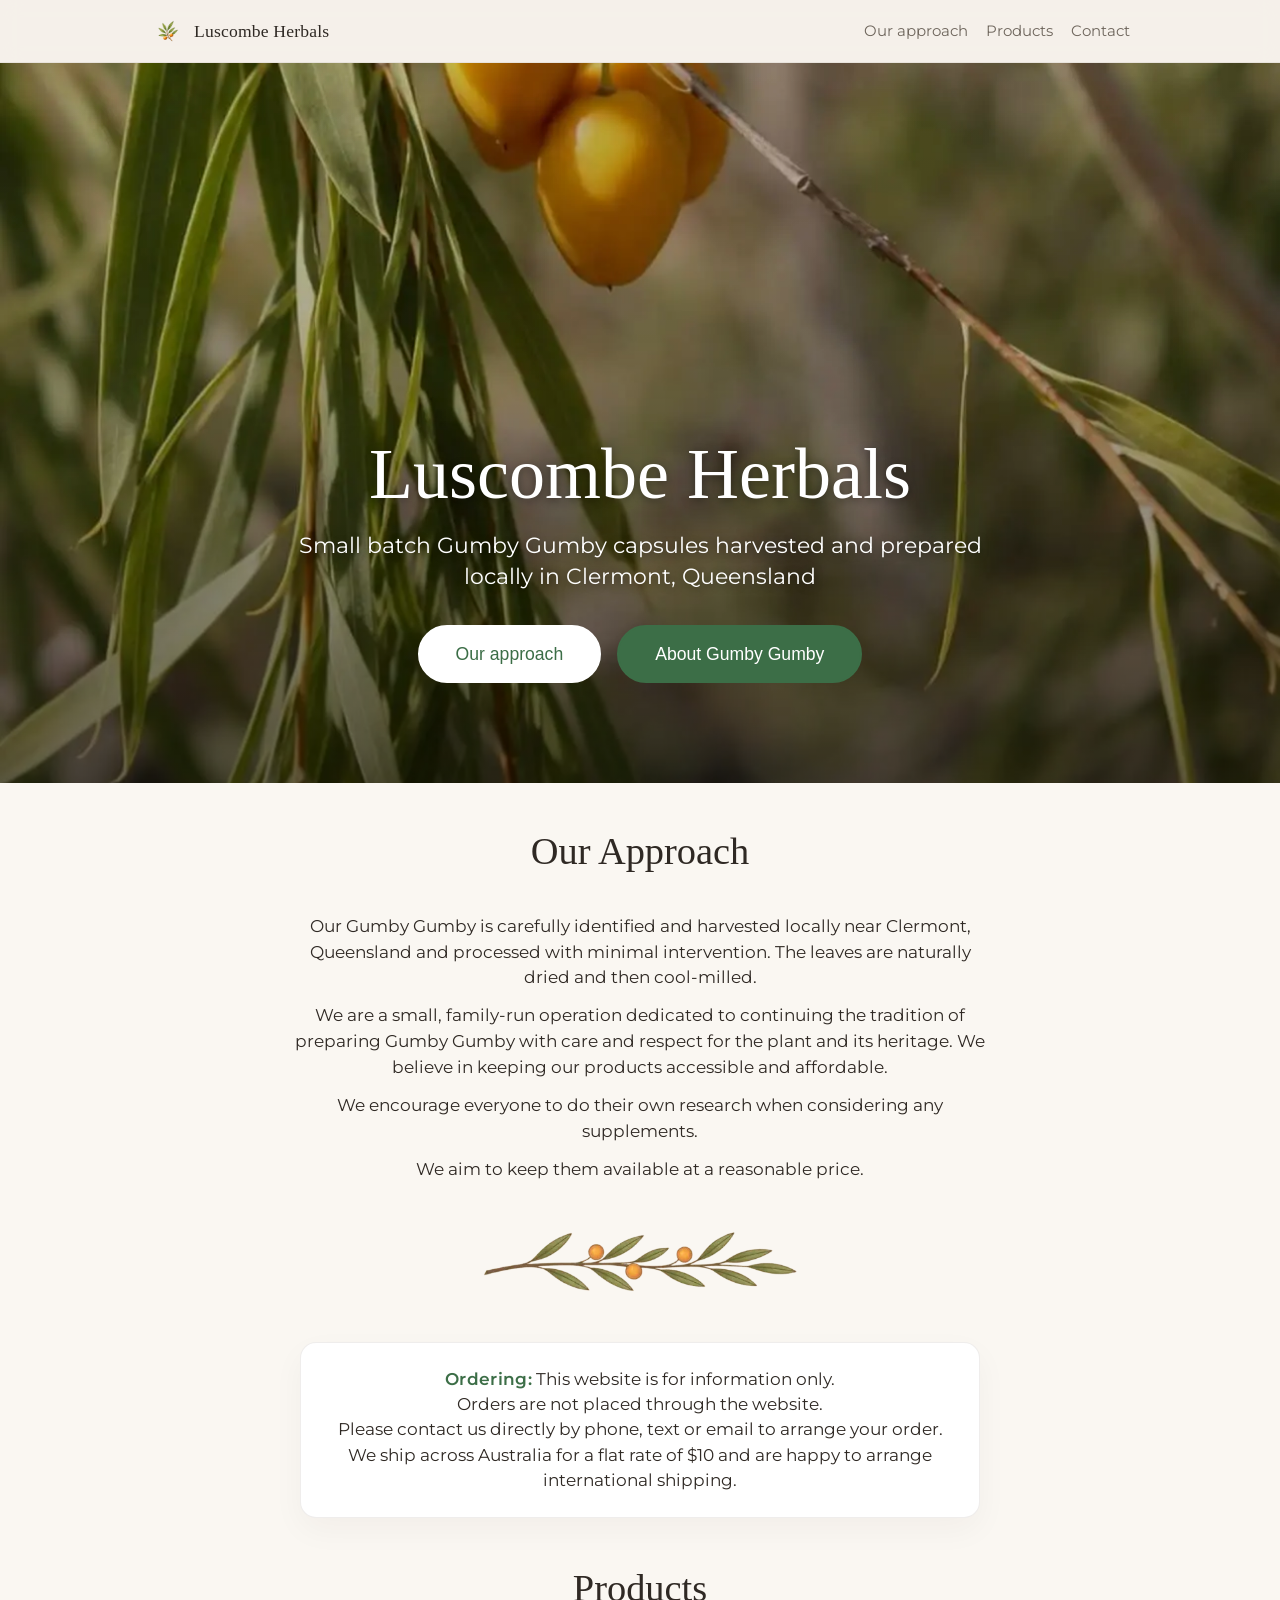
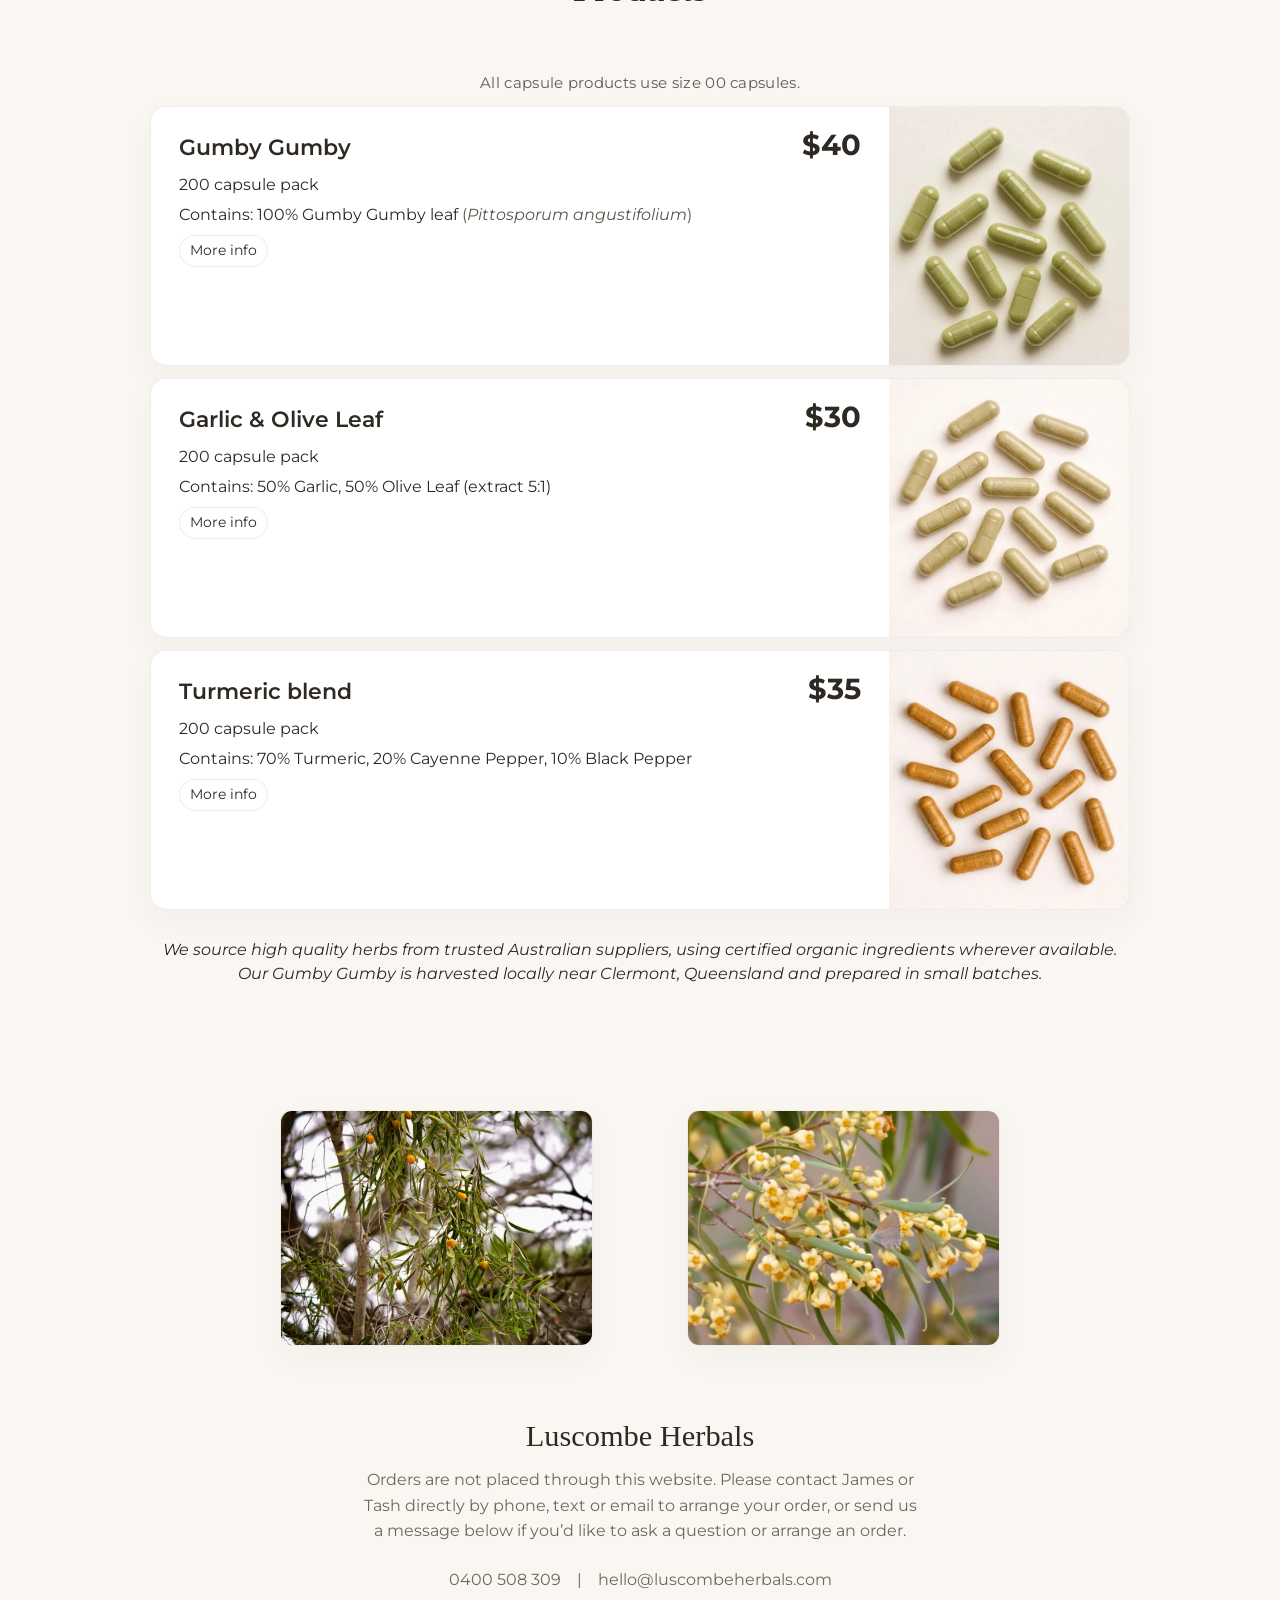
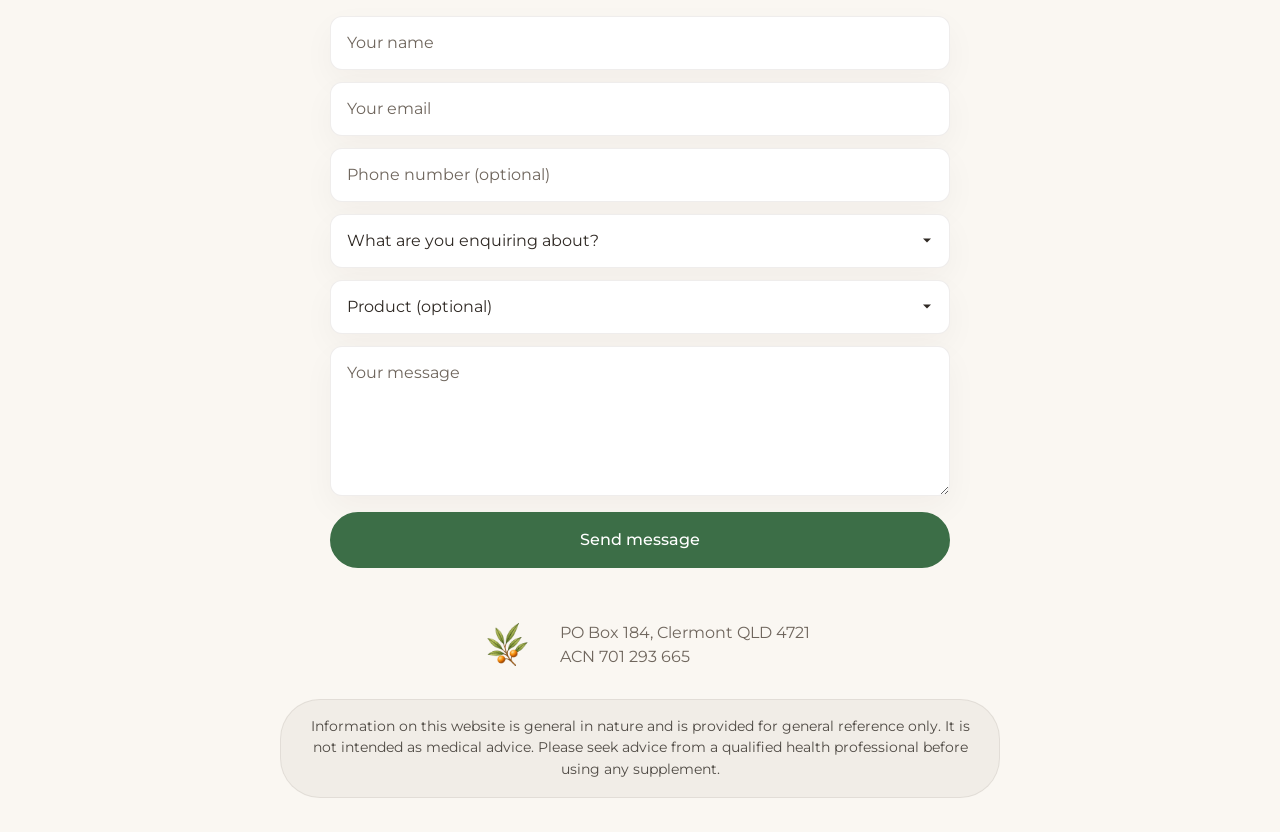
<file: index.html>
<!DOCTYPE html>
<html lang="en">

<head>
<meta charset="UTF-8" />
<!-- Google tag (gtag.js) -->
<script async src="https://www.googletagmanager.com/gtag/js?id=G-RG7TG7MCJ2"></script>
<script>
  window.dataLayer = window.dataLayer || [];
  function gtag(){dataLayer.push(arguments);}
  gtag('js', new Date());

  gtag('config', 'G-RG7TG7MCJ2');
</script>
<!-- umami tag -->
<script defer src="https://cloud.umami.is/script.js" data-website-id="03a95c8d-c876-46a6-98cc-812f60736de4"></script>
<meta name="viewport" content="width=device-width, initial-scale=1.0" />
<title>Luscombe Herbals – Gumby Gumby Capsules Australia</title>
<meta name="description"
  content="Gumby Gumby capsules made from 100% Gumby Gumby leaf (Pittosporum angustifolium), a native Australian bushfood, prepared in Clermont Queensland by Luscombe Herbals." />
<meta name="author" content="Luscombe Herbals" />
<meta name="google-site-verification" content="NRbT7FtsJwof7ALLgpfnWnp4af-YBBJ0Q4hUIQhBTkg" />
<meta property="og:title" content="Luscombe Herbals | Gumby Gumby Capsules Australia" />
<meta property="og:description"
  content="Small-batch Gumby Gumby capsules and herbal blends from Clermont, Queensland." />
<meta property="og:type" content="website" />
<meta property="og:site_name" content="Luscombe Herbals" />
<meta name="robots" content="index, follow" />
<meta property="og:url" content="https://luscombeherbals.com" />
<meta property="og:image" content="https://stevesgumbygumby.com/images/gumby-leaves-hero.webp" />
<link rel="canonical" href="https://luscombeherbals.com" />
<link rel="icon" type="image/png" href="images/Logo.webp" />
<link rel="preconnect" href="https://fonts.googleapis.com" />
<link rel="preconnect" href="https://fonts.gstatic.com" crossorigin />
<link href="https://fonts.googleapis.com/css2?family=Montserrat:ital,wght@0,400;0,500;0,600;0,700;1,400&amp;display=swap"
  rel="stylesheet" />
<style>
  .skip-link,
  .sr-only {
    position: absolute;
  }

  .skip-link {
    left: 16px;
    top: 16px;
    z-index: 100;
    padding: 10px 14px;
    border-radius: 10px;
    background: #3c6e47;
    color: #fff;
    transform: translateY(-200%);
    transition: transform 0.2s ease;
  }

  .skip-link:focus {
    transform: translateY(0);
  }

  .sr-only {
    width: 1px;
    height: 1px;
    padding: 0;
    margin: -1px;
    overflow: hidden;
    clip: rect(0, 0, 0, 0);
    white-space: nowrap;
    border: 0;
  }
</style>
<link rel="stylesheet" href="main.css" />

<script type="application/ld+json">
{
  "@context": "https://schema.org",
  "@type": "ItemList",
  "itemListElement": [
    {
      "@type": "ListItem",
      "position": 1,
      "item": {
        "@type": "Product",
        "availability": "https://schema.org/InStock",
        "name": "Gumby Gumby capsules",
        "image": "https://stevesgumbygumby.com/images/premium-gumby-gumby.webp",
        "description": "200 capsule pack containing 100% Gumby Gumby leaf (Pittosporum angustifolium).",
        "brand": {
          "@type": "Brand",
          "name": "Luscombe Herbals"
        },
        "offers": {
          "@type": "Offer",
          "priceCurrency": "AUD",
          "price": "40.00",
          "availability": "https://schema.org/InStock"
        }
      }
    },
    {
      "@type": "ListItem",
      "position": 2,
      "item": {
        "@type": "Product",
        "availability": "https://schema.org/InStock",
        "name": "Garlic & Olive Leaf blend capsules",
        "image": "https://stevesgumbygumby.com/images/immune-boost.webp",
        "description": "200 capsule pack containing 50% Garlic, 50% Olive Leaf.",
        "brand": {
          "@type": "Brand",
          "name": "Luscombe Herbals"
        },
        "offers": {
          "@type": "Offer",
          "priceCurrency": "AUD",
          "price": "30.00",
          "availability": "https://schema.org/InStock"
        }
      }
    },
    {
      "@type": "ListItem",
      "position": 3,
      "item": {
        "@type": "Product",
        "availability": "https://schema.org/InStock",
        "name": "Turmeric blend capsules",
        "image": "https://stevesgumbygumby.com/images/arthritis-mix.webp",
        "description": "200 capsule pack containing 70% Turmeric, 20% Cayenne Pepper, 10% Black Pepper.",
        "brand": {
          "@type": "Brand",
          "name": "Luscombe Herbals"
        },
        "offers": {
          "@type": "Offer",
          "priceCurrency": "AUD",
          "price": "35.00",
          "availability": "https://schema.org/InStock"
        }
      }
    }
  ]
}
</script>
</head>

<body id="top">
  <a class="skip-link" href="#main-content">Skip to content</a>
  <header class="topbar">
    <div class="container topbar-inner">
      <a class="brand" href="#top">
        <img src="images/Logo.webp" alt="Luscombe Herbals logo" class="logo">
        Luscombe Herbals
      </a>
      <nav class="nav" aria-label="Primary">
        <a href="#approach">Our approach</a>
        <a href="#products">Products</a>
        <a href="#contact">Contact</a>
      </nav>
    </div>
  </header>

  <main id="main-content">
    <section class="hero-section">
      <div class="hero-bg">
        <img src="images/gumby-leaves-hero.webp" alt="Fresh Gumby Gumby leaves from Clermont, Queensland" />
      </div>
      <div class="hero-content">
        <h1>Luscombe Herbals</h1>
        <p class="subheading">Small batch Gumby Gumby capsules harvested and prepared locally in Clermont, Queensland</p>
        <div class="hero-buttons">
          <a href="#approach" class="btn btn-secondary">Our approach</a>
          <a href="/gumby/" class="btn btn-primary">About Gumby Gumby</a>
        </div>
      </div>
    </section>

    <section class="section" id="approach">
      <div class="container">
        <h2 class="section-title">Our Approach</h2>
        <div class="approach">
          <p>Our Gumby Gumby is carefully identified and harvested locally near Clermont, Queensland and processed with minimal
            intervention. The leaves are naturally dried and then cool-milled.</p>
          <p>We are a small, family‑run operation dedicated to continuing the tradition of preparing Gumby Gumby with care and respect for the plant and its heritage. We believe in keeping our products accessible and affordable.</p>
          <p>We encourage everyone to do their own research when considering any supplements.</p>
          <p>We aim to keep them available at a reasonable price.</p>
        </div>

        <div class="gumby-divider">
          <img src="images/leaf-divider.webp" alt="Gumby Gumby botanical divider" loading="lazy">
        </div>
      </div>
    </section>

    <section class="section hero-info">
      <div class="container">
        <div class="ordering-note">
          <strong>Ordering:</strong> This website is for information only.<br>Orders are not placed through the website.<br>Please contact us directly by phone, text or email to arrange your order.
          <br>We ship across Australia for a flat rate of $10 and are happy to arrange international shipping.
        </div>
      </div>
    </section>

    <section class="section" id="products">
      <div class="container products">
        <h2 class="section-title">Products</h2>
        <p class="product-meta">
          All capsule products use size 00 capsules.
        </p>
        <!-- PRODUCT 1: Gumby Gumby -->
        <div class="flip-card" data-flip-card>
          <div class="flip-card-inner">
            <div class="flip-card-face flip-card-front">
              <div class="product-copy">
                <div class="product-top">
                  <h3>Gumby Gumby</h3>
                  <div class="price">$40</div>
                </div>
                <div class="pack">200 capsule pack</div>
                <div class="ingredients">Contains: 100% Gumby Gumby leaf <span class="latin">(<em>Pittosporum angustifolium</em>)</span></div>
                <button class="flip-toggle" type="button" data-flip-toggle data-umami-event="Gumby Gumby More Info" aria-label="Show more info about Gumby Gumby">More info</button>
              </div>
              <div class="product-image">
                <img src="images/premium-gumby-gumby.webp" alt="Gumby Gumby capsules" loading="lazy" />
              </div>
            </div>
            <div class="flip-card-face flip-card-back">
              <div class="product-copy back-copy">
                <h3>Gumby Gumby</h3>
                <p><em>Gumby Gumby is a native Australian plant with a long history of use in traditional Aboriginal bush medicine. People are drawn to it for many different reasons, and some choose to include it as part of their personal approach to wellbeing.</em></p>
                <button class="flip-toggle" type="button" data-flip-toggle data-umami-event="Gumby Gumby Back" aria-label="Back to product info">Back</button>
              </div>
            </div>
          </div>
        </div>

        <!-- PRODUCT 2: Garlic & Olive Leaf -->
        <div class="flip-card" data-flip-card>
          <div class="flip-card-inner">
            <div class="flip-card-face flip-card-front">
              <div class="product-copy">
                <div class="product-top">
                  <h3>Garlic & Olive Leaf</h3>
                  <div class="price">$30</div>
                </div>
                <div class="pack">200 capsule pack</div>
                <div class="ingredients">Contains: 50% Garlic, 50% Olive Leaf (extract 5:1)</div>
                <button class="flip-toggle" type="button" data-flip-toggle data-umami-event="Garlic Olive Leaf More Info" aria-label="Show more info about Garlic & Olive Leaf">More info</button>
              </div>
              <div class="product-image">
                <img src="images/immune-boost.webp" alt="Garlic and Olive Leaf capsules" loading="lazy" />
              </div>
            </div>
            <div class="flip-card-face flip-card-back">
              <div class="product-copy back-copy">
                <h3>Garlic & Olive Leaf</h3>
                <p><em>A blend of garlic and olive leaf, two herbs that have long been included in a wide range of traditional preparations. Many people keep this combination on hand for their own reasons and prefer to have it available when needed.</em></p>
                <button class="flip-toggle" type="button" data-flip-toggle data-umami-event="Garlic Olive Leaf Back" aria-label="Back to product info">Back</button>
              </div>
            </div>
          </div>
        </div>

        <!-- PRODUCT 3: Turmeric blend -->
        <div class="flip-card" data-flip-card>
          <div class="flip-card-inner">
            <div class="flip-card-face flip-card-front">
              <div class="product-copy">
                <div class="product-top">
                  <h3>Turmeric blend</h3>
                  <div class="price">$35</div>
                </div>
                <div class="pack">200 capsule pack</div>
                <div class="ingredients">Contains: 70% Turmeric, 20% Cayenne Pepper, 10% Black Pepper</div>
                <button class="flip-toggle" type="button" data-flip-toggle data-umami-event="Turmeric Blend More Info" aria-label="Show more info about Turmeric blend">More info</button>
              </div>
              <div class="product-image">
                <img src="images/arthritis-mix.webp" alt="Turmeric blend capsules" loading="lazy" />
              </div>
            </div>
            <div class="flip-card-face flip-card-back">
              <div class="product-copy back-copy">
                <h3>Turmeric blend</h3>
                <p><em>A traditional style blend combining turmeric, cayenne and black pepper, herbs that have often been prepared together in many herbal formulas. This blend is commonly chosen by those familiar with these ingredients and their traditional uses.</em></p>
                <button class="flip-toggle" type="button" data-flip-toggle data-umami-event="Turmeric Blend Back" aria-label="Back to product info">Back</button>
              </div>
            </div>
          </div>
        </div>

        <p class="organic" style="text-align:center;"><em>We source high quality herbs from trusted Australian suppliers, using certified organic ingredients wherever available.
        <br>Our Gumby Gumby is harvested locally near Clermont, Queensland and prepared in small batches.</em></p>
      </div>
    </section>

    <section class="section" id="gallery">
      <div class="container">
        <div class="gallery-grid">
          <figure class="gallery-card">
            <div class="gallery-media">
              <img src="images/gumby-tree.webp"
                alt="Gumby Gumby tree (Pittosporum angustifolium) growing in Queensland, Australia" loading="lazy" />
            </div>
          </figure>
          <figure class="gallery-card">
            <div class="gallery-media">
              <img src="images/gumby-leaves.webp" alt="Harvested Gumby Gumby leaves" loading="lazy" />
            </div>
          </figure>
        </div>
      </div>
    </section>

<section class="contact" id="contact">
  <div class="container">
    <div class="contact-brand">Luscombe Herbals</div>

    <div class="contact-meta" style="max-width: 600px; margin: 6px auto 24px; padding: 0 20px; line-height: 1.6;">
  Orders are not placed through this website. Please contact James or Tash directly by phone, text or email to arrange your order, or send us a message below if you’d like to ask a question or arrange an order.
</div>

    <div class="contact-links">
      <a href="tel:0400508309" data-umami-event="Phone Click">0400 508 309</a>
      <span>|</span>
      <a href="mailto:hello@luscombeherbals.com" data-umami-event="Email Click">hello@luscombeherbals.com</a>
      </div>

<form
  class="contact-form"
  action="https://formspree.io/f/mojpvykn"
  method="POST"
  onsubmit="handleContactSubmit(event)"
>
  <input type="hidden" name="source" value="homepage">
  <input type="hidden" name="_subject" value="New website enquiry - Luscombe Herbals">
  <input type="hidden" name="_replyto">

  <label class="sr-only" for="contact-name">Your name</label>
  <input
    id="contact-name"
    type="text"
    name="name"
    placeholder="Your name"
    autocomplete="name"
    required
    data-umami-event="Contact Form Started"
  >

  <label class="sr-only" for="contact-email">Your email</label>
  <input
    id="contact-email"
    type="email"
    name="email"
    placeholder="Your email"
    autocomplete="email"
    required
    data-umami-event="Contact Email Field Used"
  >

  <label class="sr-only" for="contact-phone">Phone number (optional)</label>
  <input
    id="contact-phone"
    type="text"
    name="phone"
    placeholder="Phone number (optional)"
    autocomplete="tel"
  >

  <label class="sr-only" for="enquiry_type">What are you enquiring about?</label>
  <select
    name="enquiry_type"
    id="enquiry_type"
    required
    data-umami-event="Enquiry Type Selected"
  >
    <option value="">What are you enquiring about?</option>
    <option value="Placing an order">Placing an order</option>
    <option value="Product question">Product question</option>
    <option value="General enquiry">General enquiry</option>
  </select>

  <label class="sr-only" for="product">Product (optional)</label>
  <select
    name="product"
    id="product"
    data-umami-event="Product Selected"
  >
    <option value="">Product (optional)</option>
    <option value="Gumby Gumby">Gumby Gumby</option>
    <option value="Garlic & Olive Leaf">Garlic & Olive Leaf</option>
    <option value="Turmeric blend">Turmeric blend</option>
    <option value="Not sure yet">Not sure yet</option>
  </select>

  <label class="sr-only" for="contact-message">Your message</label>
  <textarea
    id="contact-message"
    name="message"
    rows="5"
    placeholder="Your message"
    required
  ></textarea>

  <button
    type="submit"
    class="contact-form-button"
    data-umami-event="Contact Form Submit"
  >
    Send message
  </button>
  <p class="form-status" data-form-status role="status" aria-live="polite"></p>
</form>

    <div class="contact-info-wrapper">
      <img src="images/Logo.webp" alt="Luscombe Herbals Logo" class="contact-logo" loading="lazy">

      <div class="contact-details">
        <div class="contact-meta">
          PO Box 184, Clermont QLD 4721<br>
          ACN 701 293 665
        </div>
      </div>
    </div>

    <div class="disclaimer">
      <p style="margin:0;">Information on this website is general in nature and is provided for general reference only. It is not intended as medical advice. Please seek advice from a qualified health professional before using any supplement.
      </p>
    </div>
  </div>
</section>
  </main>

<script>
  document.addEventListener('DOMContentLoaded', function () {
    const cards = document.querySelectorAll('[data-flip-card]');

    cards.forEach((card) => {
      const buttons = card.querySelectorAll('[data-flip-toggle]');

      function setFlippedState(isFlipped) {
        card.classList.toggle('is-flipped', isFlipped);
        buttons.forEach((button) => {
          button.setAttribute('aria-expanded', String(isFlipped));
        });
      }

      card.style.cursor = 'pointer';

      card.addEventListener('click', function (e) {
        if (e.target.tagName === 'BUTTON') return;
        setFlippedState(!card.classList.contains('is-flipped'));
      });

      buttons.forEach((button) => {
        button.setAttribute('aria-expanded', 'false');
        button.addEventListener('click', function (e) {
          e.stopPropagation();
          setFlippedState(!card.classList.contains('is-flipped'));
        });
      });
    });
  });

  document.addEventListener('keydown', function (e) {
    if (e.key === 'Escape') {
      document.querySelectorAll('[data-flip-card].is-flipped').forEach((card) => {
        card.classList.remove('is-flipped');
        card.querySelectorAll('[data-flip-toggle]').forEach((button) => {
          button.setAttribute('aria-expanded', 'false');
        });
      });
    }
  });
</script>
<script>
  async function handleContactSubmit(event) {
    event.preventDefault();

    const form = event.target;
    const submitButton = form.querySelector('.contact-form-button');
    const status = form.querySelector('[data-form-status]');
    const originalButtonText = submitButton.textContent;

    submitButton.disabled = true;
    submitButton.setAttribute('aria-busy', 'true');
    submitButton.textContent = 'Sending...';
    status.textContent = '';

    try {
      const formData = new FormData(form);
      // Set reply-to as the user's email
      formData.set('_replyto', formData.get('email'));

      const response = await fetch(form.action, {
        method: 'POST',
        body: formData,
        headers: {
          'Accept': 'application/json'
        }
      });

      if (response.ok) {
        status.textContent = 'Message sent. Redirecting...';
        window.location.href = '/thanks.html';
      } else {
        status.textContent = 'Something went wrong. Please try again, or contact us by phone or email.';
        alert('Something went wrong. Please try again, or contact us by phone or email.');
        submitButton.disabled = false;
        submitButton.removeAttribute('aria-busy');
        submitButton.textContent = originalButtonText;
      }
    } catch (error) {
      status.textContent = 'Something went wrong. Please try again, or contact us by phone or email.';
      alert('Something went wrong. Please try again, or contact us by phone or email.');
      submitButton.disabled = false;
      submitButton.removeAttribute('aria-busy');
      submitButton.textContent = originalButtonText;
    }
  }
</script>
</body>

</html>
</file>
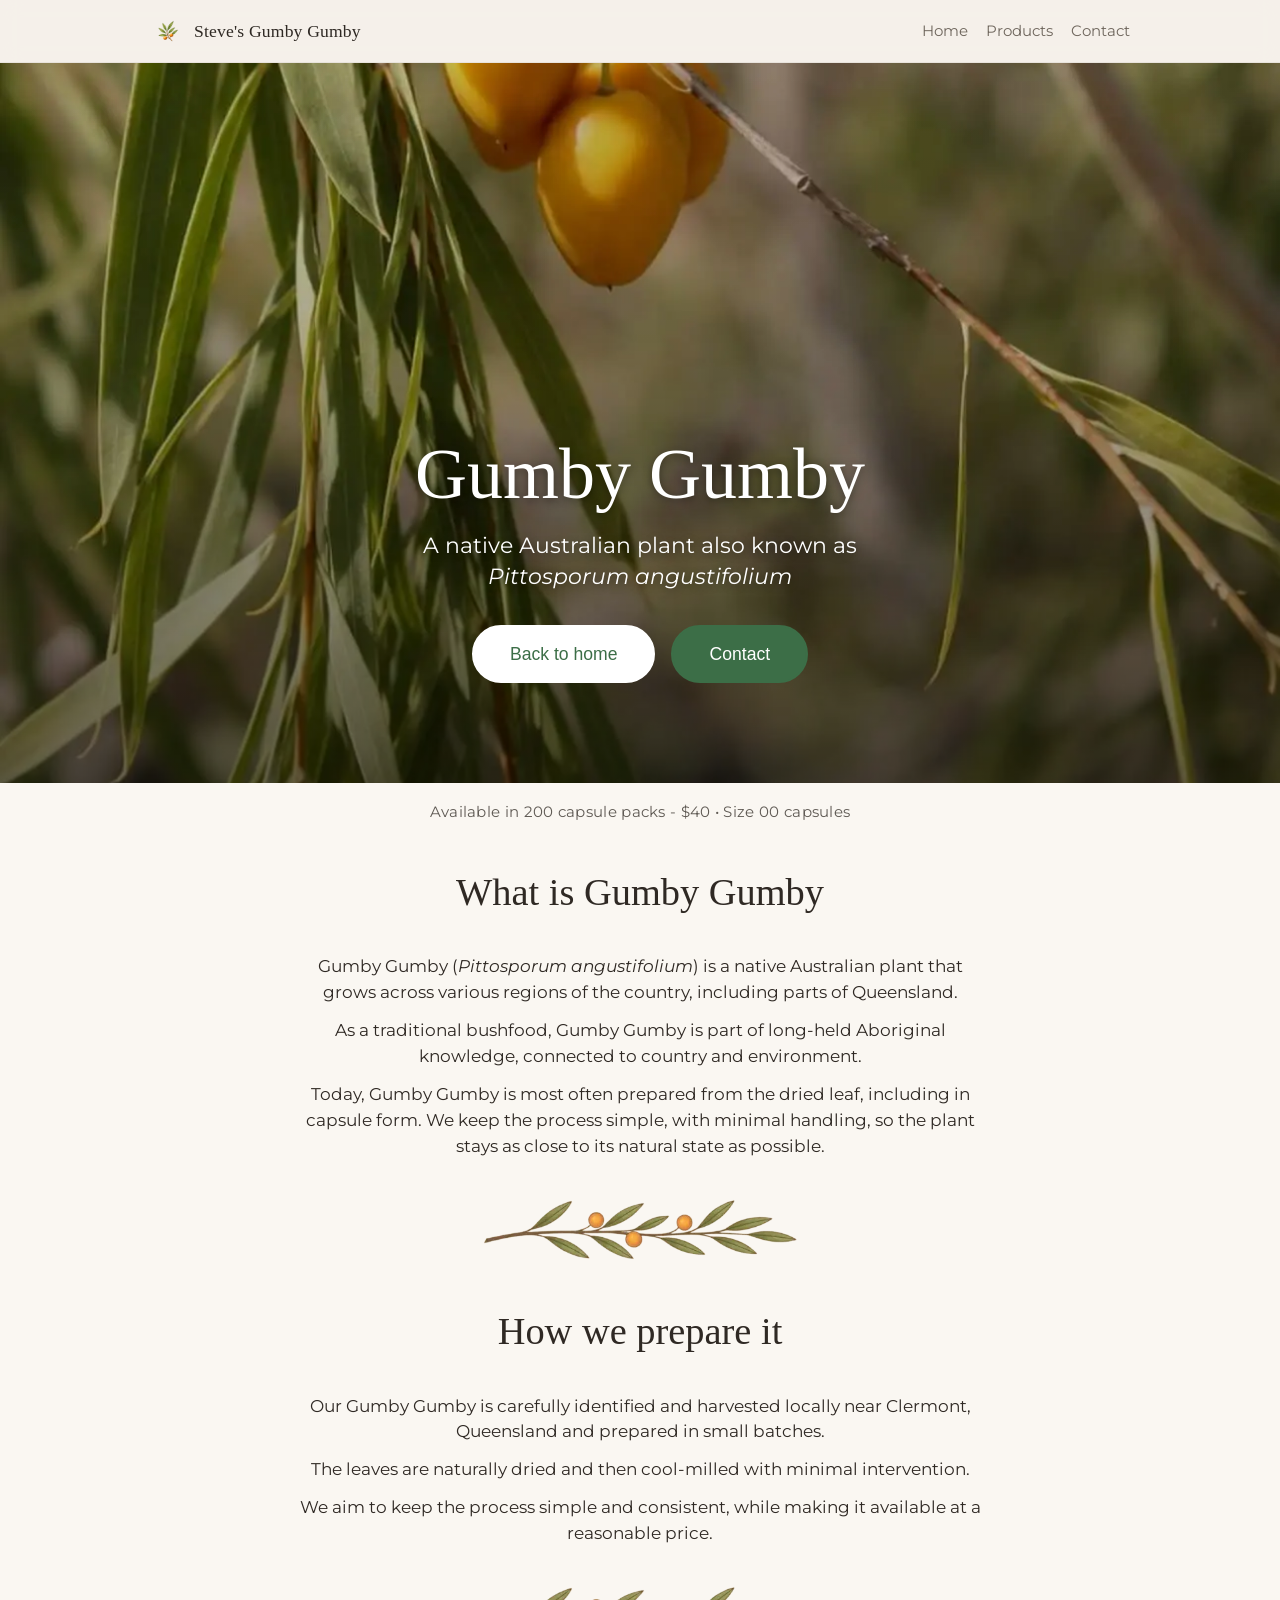
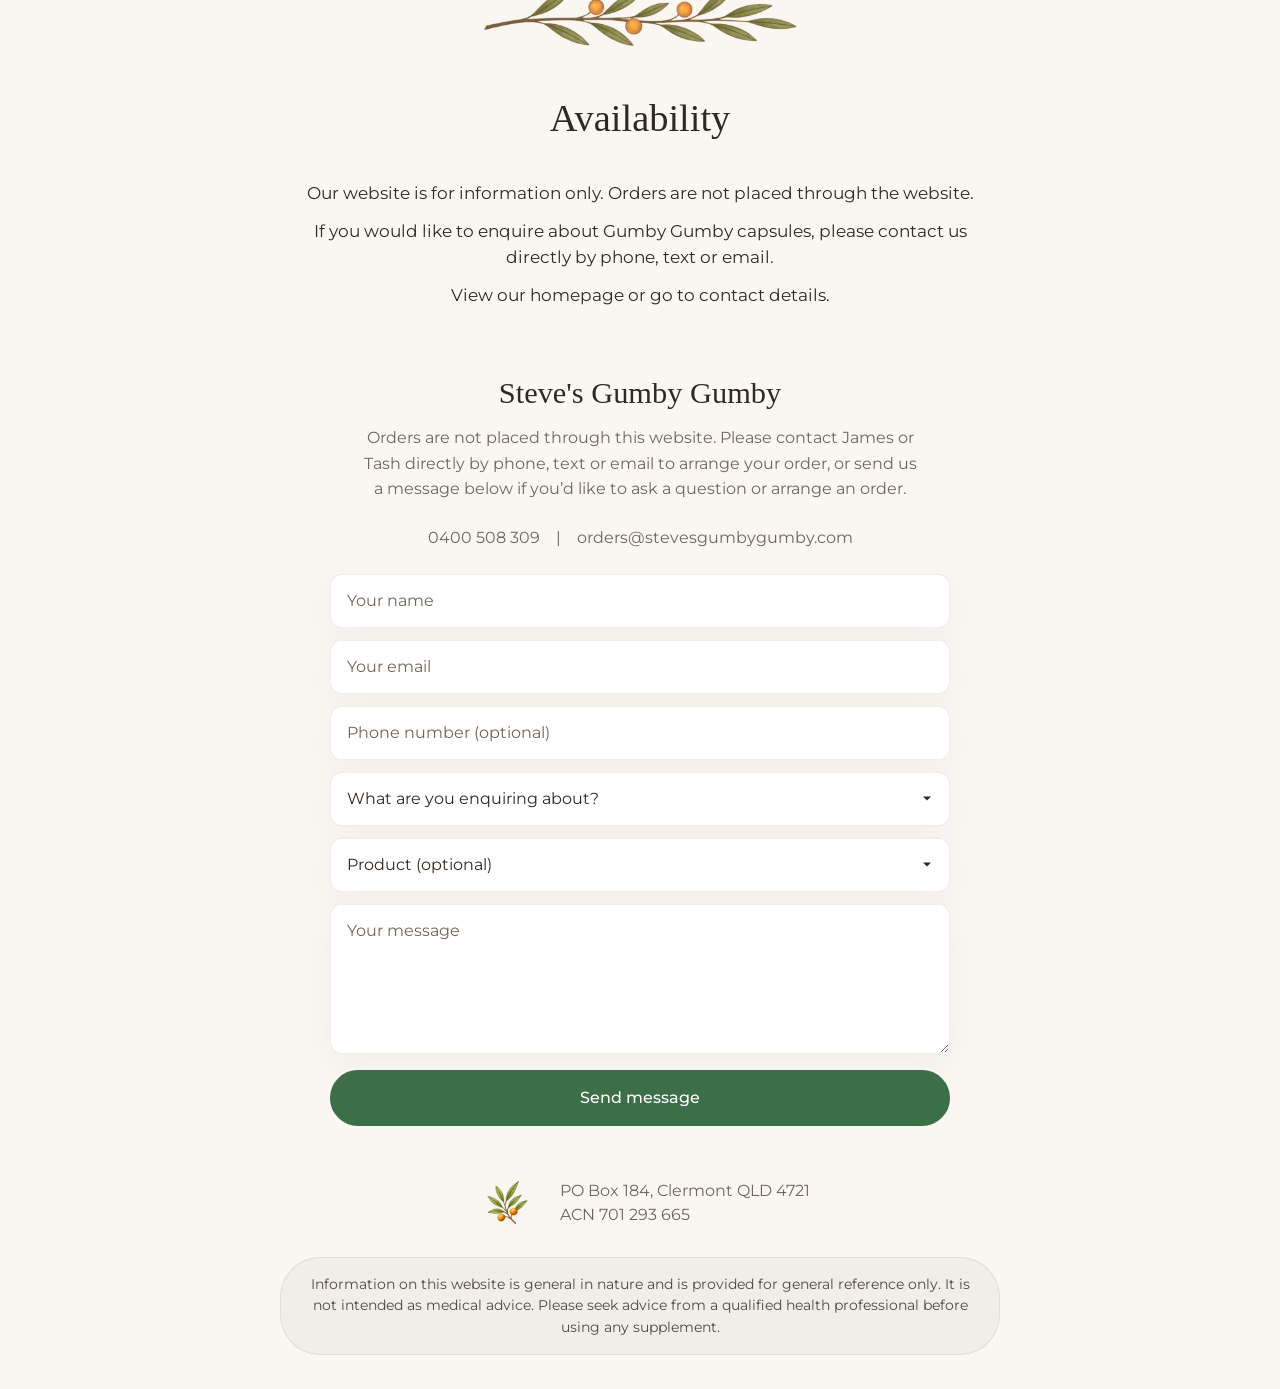
<file: gumby/index.html>
<!DOCTYPE html>
<html lang="en">

<head>
<meta charset="UTF-8" />
<meta name="viewport" content="width=device-width, initial-scale=1.0" />

<title>Gumby Gumby | Steve's Gumby Gumby Australia</title>
<meta name="description"
  content="Learn more about Gumby Gumby, also known as Pittosporum angustifolium, a native Australian plant prepared in small batches near Clermont, Queensland." />
<meta name="author" content="Steve's Gumby Gumby" />
<meta name="robots" content="index, follow" />

<meta property="og:title" content="Gumby Gumby | Steve's Gumby Gumby Australia" />
<meta property="og:description"
  content="Learn more about Gumby Gumby, a native Australian plant prepared in small batches near Clermont, Queensland." />
<meta property="og:type" content="website" />
<meta property="og:site_name" content="Steve's Gumby Gumby" />
<meta property="og:url" content="https://stevesgumbygumby.com/gumby/" />
<meta property="og:image" content="https://stevesgumbygumby.com/images/gumby-leaves-hero.webp" />

<link rel="canonical" href="https://stevesgumbygumby.com/gumby/" />
<link rel="icon" type="image/png" href="/images/Logo.webp" />
<link rel="preconnect" href="https://fonts.googleapis.com" />
<link rel="preconnect" href="https://fonts.gstatic.com" crossorigin />
<link href="https://fonts.googleapis.com/css2?family=Montserrat:ital,wght@0,400;0,500;0,600;0,700;1,400&amp;display=swap"
  rel="stylesheet" />
<style>
  .skip-link,
  .sr-only {
    position: absolute;
  }

  .skip-link {
    left: 16px;
    top: 16px;
    z-index: 100;
    padding: 10px 14px;
    border-radius: 10px;
    background: #3c6e47;
    color: #fff;
    transform: translateY(-200%);
    transition: transform 0.2s ease;
  }

  .skip-link:focus {
    transform: translateY(0);
  }

  .sr-only {
    width: 1px;
    height: 1px;
    padding: 0;
    margin: -1px;
    overflow: hidden;
    clip: rect(0, 0, 0, 0);
    white-space: nowrap;
    border: 0;
  }
</style>
<link rel="stylesheet" href="/main.css" />

<script async src="https://www.googletagmanager.com/gtag/js?id=G-RG7TG7MCJ2"></script>
<script>
  window.dataLayer = window.dataLayer || [];
  function gtag(){dataLayer.push(arguments);}
  gtag('js', new Date());
  gtag('config', 'G-RG7TG7MCJ2');
</script>

<script defer src="https://cloud.umami.is/script.js" data-website-id="03a95c8d-c876-46a6-98cc-812f60736de4"></script>

<script type="application/ld+json">
{
  "@context": "https://schema.org",
  "@type": "Product",
  "name": "Gumby Gumby Capsules (200 capsules)",
  "image": "https://stevesgumbygumby.com/images/premium-gumby-gumby.webp",
  "description": "200 capsule pack containing 100% Gumby Gumby leaf (Pittosporum angustifolium), prepared in small batches near Clermont, Queensland.",
  "brand": {
    "@type": "Brand",
    "name": "Steve's Gumby Gumby"
  },
  "offers": {
  "@type": "Offer",
  "url": "https://stevesgumbygumby.com/gumby/",
  "priceCurrency": "AUD",
  "price": "40.00",
  "availability": "https://schema.org/InStock",
  "priceValidUntil": "2026-12-31"
}
}
</script>
</head>

<body id="top">
  <a class="skip-link" href="#main-content">Skip to content</a>
  <header class="topbar">
    <div class="container topbar-inner">
      <a class="brand" href="/">
        <img src="/images/Logo.webp" alt="Steve's Gumby Gumby logo" class="logo">
        Steve's Gumby Gumby
      </a>
      <nav class="nav" aria-label="Primary">
        <a href="/">Home</a>
        <a href="/#products">Products</a>
        <a href="/#contact">Contact</a>
      </nav>
    </div>
  </header>

  <main id="main-content">
    <section class="hero-section">
      <div class="hero-bg">
        <img src="/images/gumby-leaves-hero.webp" alt="Fresh Gumby Gumby leaves from Clermont, Queensland" />
      </div>
      <div class="hero-content">
        <h1>Gumby Gumby</h1>
        <p class="subheading">A native Australian plant also known as <br>
          <em>Pittosporum angustifolium</em></p>
        <div class="hero-buttons">
          <a href="/" class="btn btn-secondary">Back to home</a>
          <a href="/#contact" class="btn btn-primary">Contact</a>
        </div>
      </div>
    </section>

<p class="product-meta">
  Available in 200 capsule packs - $40 • Size 00 capsules
</p>

    <section class="section">
      <div class="container" style="max-width: 820px;">
        <h2 class="section-title">What is Gumby Gumby</h2>

        <div class="approach">
          <p>
            Gumby Gumby (<em>Pittosporum angustifolium</em>) is a native Australian plant that grows across various regions of the country, including parts of Queensland.
          </p>

          <p>
            As a traditional bushfood, Gumby Gumby is part of long-held Aboriginal knowledge, connected to country and environment.          </p>

          <p>
            Today, Gumby Gumby is most often prepared from the dried leaf, including in capsule form. We keep the process simple, with minimal handling, so the plant stays as close to its natural state as possible.          </p>
        </div>

        <div class="gumby-divider" style="margin-top: 36px; margin-bottom: 36px;">
          <img src="/images/leaf-divider.webp" alt="Gumby Gumby botanical divider" loading="lazy">
        </div>

        <h2 class="section-title">How we prepare it</h2>

        <div class="approach">
          <p>
            Our Gumby Gumby is carefully identified and harvested locally near Clermont, Queensland and prepared in small batches.
          </p>

          <p>
            The leaves are naturally dried and then cool-milled with minimal intervention.
          </p>

          <p>
            We aim to keep the process simple and consistent, while making it available at a reasonable price.
          </p>
        </div>

        <div class="gumby-divider" style="margin-top: 36px; margin-bottom: 36px;">
          <img src="/images/leaf-divider.webp" alt="Gumby Gumby botanical divider" loading="lazy">
        </div>

        <h2 class="section-title">Availability</h2>

        <div class="approach">
          <p>
            Our website is for information only. Orders are not placed through the website.
          </p>

          <p>
            If you would like to enquire about Gumby Gumby capsules, please contact us directly by phone, text or email.
          </p>

          <p>
            <a href="/">View our homepage</a> or <a href="/#contact">go to contact details</a>.
          </p>
        </div>
      </div>
    </section>

<section class="contact" id="contact">
  <div class="container">
    <div class="contact-brand">Steve's Gumby Gumby</div>

    <div class="contact-meta" style="max-width: 600px; margin: 6px auto 24px; padding: 0 20px; line-height: 1.6;">
  Orders are not placed through this website. Please contact James or Tash directly by phone, text or email to arrange your order, or send us a message below if you’d like to ask a question or arrange an order.
</div>

    <div class="contact-links">
<a href="tel:0400508309" data-umami-event="Phone Click">0400 508 309</a>
<span>|</span>
<a href="mailto:orders@stevesgumbygumby.com" data-umami-event="Email Click">orders@stevesgumbygumby.com</a>
    </div>

<form
  class="contact-form"
  action="https://formspree.io/f/mojpvykn"
  method="POST"
  onsubmit="handleContactSubmit(event)"
>
  <input type="hidden" name="source" value="gumby-page">
  <input type="hidden" name="_subject" value="New website enquiry - Steve's Gumby Gumby">
  <input type="hidden" name="_replyto">

  <label class="sr-only" for="gumby-contact-name">Your name</label>
  <input
    id="gumby-contact-name"
    type="text"
    name="name"
    placeholder="Your name"
    autocomplete="name"
    required
    data-umami-event="Contact Form Started"
  >

  <label class="sr-only" for="gumby-contact-email">Your email</label>
  <input
    id="gumby-contact-email"
    type="email"
    name="email"
    placeholder="Your email"
    autocomplete="email"
    required
    data-umami-event="Contact Email Field Used"
  >

  <label class="sr-only" for="gumby-contact-phone">Phone number (optional)</label>
  <input
    id="gumby-contact-phone"
    type="text"
    name="phone"
    placeholder="Phone number (optional)"
    autocomplete="tel"
  >

  <label class="sr-only" for="gumby-enquiry-type">What are you enquiring about?</label>
  <select
    name="enquiry_type"
    id="gumby-enquiry-type"
    required
    data-umami-event="Enquiry Type Selected"
  >
    <option value="">What are you enquiring about?</option>
    <option value="Placing an order">Placing an order</option>
    <option value="Product question">Product question</option>
    <option value="General enquiry">General enquiry</option>
  </select>

  <label class="sr-only" for="gumby-product">Product (optional)</label>
  <select
    name="product"
    id="gumby-product"
    data-umami-event="Product Selected"
  >
    <option value="">Product (optional)</option>
    <option value="Gumby Gumby">Gumby Gumby</option>
    <option value="Garlic & Olive Leaf">Garlic & Olive Leaf</option>
    <option value="Turmeric blend">Turmeric blend</option>
    <option value="Moringa">Moringa</option>
    <option value="Not sure yet">Not sure yet</option>
  </select>

  <label class="sr-only" for="gumby-contact-message">Your message</label>
  <textarea
    id="gumby-contact-message"
    name="message"
    rows="5"
    placeholder="Your message"
    required
  ></textarea>

  <button
    type="submit"
    class="contact-form-button"
    data-umami-event="Contact Form Submit"
  >
    Send message
  </button>
  <p class="form-status" data-form-status role="status" aria-live="polite"></p>
</form>

    <div class="contact-info-wrapper">
      <img src="/images/Logo.webp" alt="Steve's Gumby Gumby Logo" class="contact-logo" loading="lazy">

      <div class="contact-details">
        <div class="contact-meta">
          PO Box 184, Clermont QLD 4721<br>
          ACN 701 293 665
        </div>
      </div>
    </div>

    <div class="disclaimer">
      <p style="margin:0;">
        Information on this website is general in nature and is provided for general reference only. It is not intended as medical advice. Please seek advice from a qualified health professional before using any supplement.
      </p>
    </div>
  </div>
</section>
  </main>

  <script>
  async function handleContactSubmit(event) {
    event.preventDefault();

    const form = event.target;
    const submitButton = form.querySelector('.contact-form-button');
    const status = form.querySelector('[data-form-status]');
    const originalButtonText = submitButton.textContent;

    submitButton.disabled = true;
    submitButton.setAttribute('aria-busy', 'true');
    submitButton.textContent = 'Sending...';
    status.textContent = '';

    try {
      const formData = new FormData(form);
      // Set reply-to as the user's email
      formData.set('_replyto', formData.get('email'));

      const response = await fetch(form.action, {
        method: 'POST',
        body: formData,
        headers: {
          'Accept': 'application/json'
        }
      });

      if (response.ok) {
        status.textContent = 'Message sent. Redirecting...';
        window.location.href = '/thanks.html';
      } else {
        status.textContent = 'Something went wrong. Please try again, or contact us by phone or email.';
        alert('Something went wrong. Please try again, or contact us by phone or email.');
        submitButton.disabled = false;
        submitButton.removeAttribute('aria-busy');
        submitButton.textContent = originalButtonText;
      }
    } catch (error) {
      status.textContent = 'Something went wrong. Please try again, or contact us by phone or email.';
      alert('Something went wrong. Please try again, or contact us by phone or email.');
      submitButton.disabled = false;
      submitButton.removeAttribute('aria-busy');
      submitButton.textContent = originalButtonText;
    }
  }
</script>
</body>



</html>
</file>
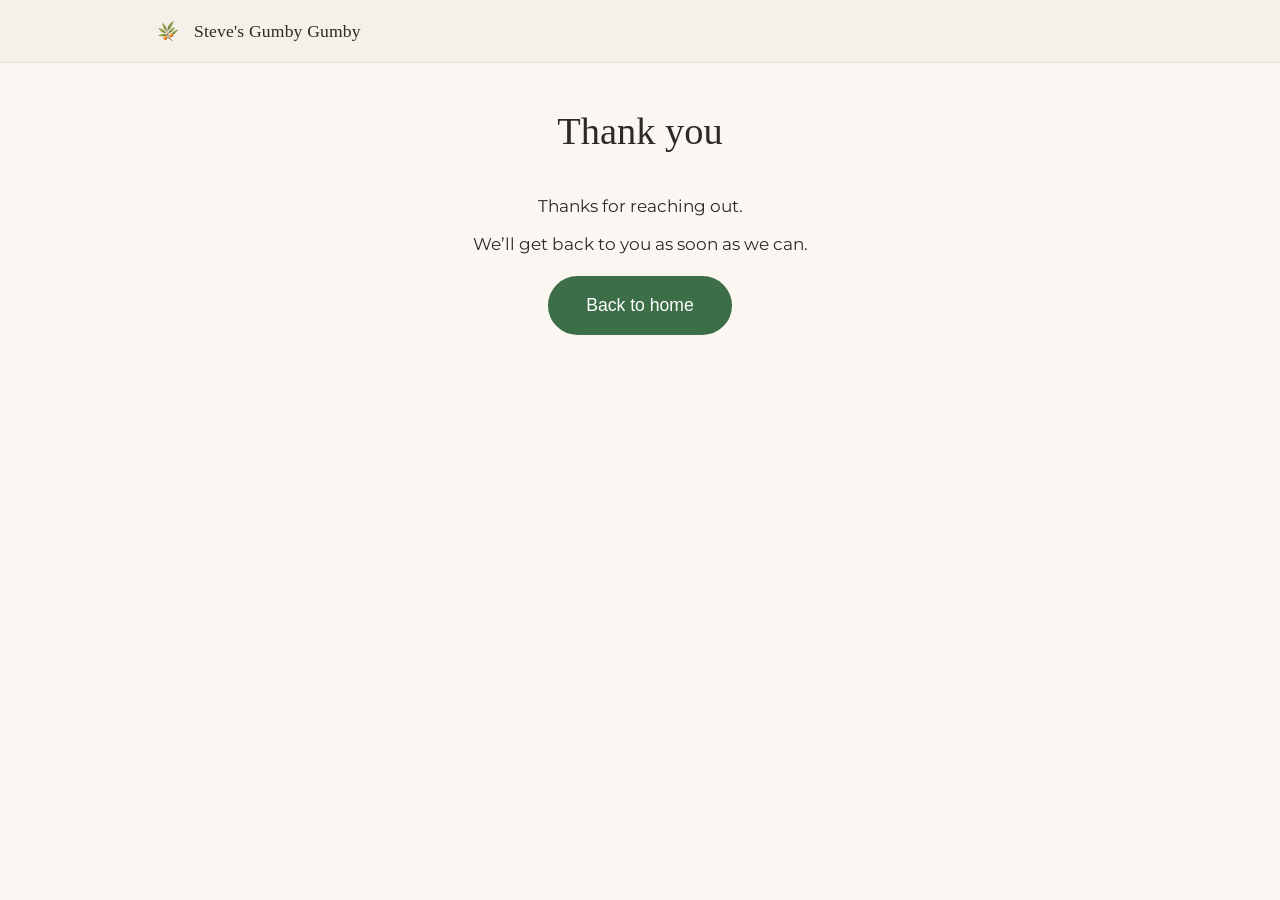
<file: thanks.html>
<!DOCTYPE html>
<html lang="en">

<head>
<meta charset="UTF-8" />
<meta name="viewport" content="width=device-width, initial-scale=1.0" />

<title>Thank you | Steve's Gumby Gumby</title>
<meta name="description" content="Thank you for your enquiry." />
<meta name="robots" content="noindex, follow" />

<link rel="canonical" href="https://stevesgumbygumby.com/thanks.html" />
<link rel="icon" type="image/png" href="images/Logo.webp" />

<link rel="preconnect" href="https://fonts.googleapis.com" />
<link rel="preconnect" href="https://fonts.gstatic.com" crossorigin />
<link href="https://fonts.googleapis.com/css2?family=Montserrat:ital,wght@0,400;0,500;0,600;1,400&amp;display=swap" rel="stylesheet" />

<link rel="stylesheet" href="main.css" />

<!-- Google Analytics -->
<script async src="https://www.googletagmanager.com/gtag/js?id=G-RG7TG7MCJ2"></script>
<script>
  window.dataLayer = window.dataLayer || [];
  function gtag(){dataLayer.push(arguments);}
  gtag('js', new Date());
  gtag('config', 'G-RG7TG7MCJ2');
</script>

<!-- Umami -->
<script defer src="https://cloud.umami.is/script.js" data-website-id="03a95c8d-c876-46a6-98cc-812f60736de4"></script>

</head>

<body>

<header class="topbar">
  <div class="container topbar-inner">
    <a class="brand" href="/">
      <img src="images/Logo.webp" alt="Steve's Gumby Gumby logo" class="logo">
      Steve's Gumby Gumby
    </a>
  </div>
</header>

<main>
  <section class="section">
    <div class="container" style="max-width: 720px; text-align: center;">

      <h1 class="section-title">Thank you</h1>

      <div class="approach">
        <p>Thanks for reaching out.</p>

        <p>We’ll get back to you as soon as we can.</p>

        <p style="margin-top: 20px;">
          <a href="/" class="btn btn-primary">Back to home</a>
        </p>

      </div>

    </div>
  </section>
</main>

</body>
</html>
</file>
<file: main.css>
:root {
  --bg: #faf7f2;
  --panel: #ffffff;
  --panel-strong: #ffffff;
  --text: #2f2924;
  --muted: #6f665d;
  --line: rgba(120, 108, 97, 0.12);
  --shadow: 0 12px 32px rgba(48, 37, 29, 0.04);
  --radius: 16px;
  --max: 980px;
}

* {
  box-sizing: border-box;
}

html {
  scroll-behavior: smooth;
}

body {
  margin: 0;
  font-family: 'Montserrat', sans-serif;
  color: var(--text);
  background: var(--bg);
  line-height: 1.5;
}

.skip-link,
.sr-only {
  position: absolute;
}

.skip-link {
  left: 16px;
  top: 16px;
  z-index: 100;
  padding: 10px 14px;
  border-radius: 10px;
  background: #3c6e47;
  color: #fff;
  transform: translateY(-200%);
  transition: transform 0.2s ease;
}

.skip-link:focus {
  transform: translateY(0);
}

.sr-only {
  width: 1px;
  height: 1px;
  padding: 0;
  margin: -1px;
  overflow: hidden;
  clip: rect(0, 0, 0, 0);
  white-space: nowrap;
  border: 0;
}

img {
  max-width: 100%;
  display: block;
}

a {
  color: inherit;
  text-decoration: none;
}

.container {
  width: min(calc(100% - 32px), var(--max));
  margin: 0 auto;
}

.topbar {
  position: sticky;
  top: 0;
  z-index: 20;
  backdrop-filter: blur(10px);
  background: rgba(244, 239, 233, 0.88);
  border-bottom: 1px solid rgba(120, 108, 97, 0.1);
}

.topbar-inner {
  display: flex;
  justify-content: space-between;
  align-items: center;
  gap: 18px;
  padding: 14px 0;
}

.brand {
  display: flex;
  align-items: center;
  gap: 10px;
  font-family: Georgia, "Times New Roman", serif;
  font-size: 1.1rem;
  letter-spacing: 0.01em;
}

.logo {
  width: 34px;
  height: 34px;
  object-fit: contain;
}

.nav {
  display: flex;
  flex-wrap: wrap;
  gap: 18px;
  font-size: 0.95rem;
  color: var(--muted);
}

.nav a:hover {
  color: var(--text);
}

.hero-section {
  position: relative;
  width: 100%;
  min-height: 80vh;
  display: flex;
  align-items: flex-end;
  justify-content: center;
  padding: 60px 20px 80px;
  overflow: hidden;
}

.hero-bg {
  position: absolute;
  inset: 0;
  z-index: 1;
}

.hero-bg img {
  width: 100%;
  height: 100%;
  object-fit: cover;
  object-position: center;
}

.hero-bg::after {
  content: "";
  position: absolute;
  inset: 0;
  background: linear-gradient(to top, rgba(0, 0, 0, 0.5) 0%, rgba(0, 0, 0, 0.1) 60%, rgba(0, 0, 0, 0) 100%);
}

.hero-content {
  position: relative;
  z-index: 2;
  text-align: center;
  color: #fff;
  max-width: 800px;
  padding-bottom: 20px;
}

.hero-content h1 {
  margin: 0;
  font-family: Georgia, "Times New Roman", serif;
  font-size: clamp(2.5rem, 8vw, 4.5rem);
  font-weight: 500;
  line-height: 1.1;
  text-shadow: 0 2px 8px rgba(0, 0, 0, 0.4);
}

.hero-content .subheading {
  margin: 16px auto 32px;
  max-width: 48ch;
  font-size: clamp(1.1rem, 4vw, 1.4rem);
  text-shadow: 0 2px 8px rgba(0, 0, 0, 0.4);
  line-height: 1.4;
}

.hero-buttons {
  display: flex;
  gap: 16px;
  justify-content: center;
  flex-wrap: wrap;
}

.btn {
  display: inline-flex;
  align-items: center;
  justify-content: center;
  padding: 14px 36px;
  border-radius: 40px;
  font-size: 1.1rem;
  font-weight: 500;
  text-decoration: none;
  transition: all 0.25s ease;
  font-family: -apple-system, BlinkMacSystemFont, "Segoe UI", Roboto, sans-serif;
}

.btn-primary {
  background: #3c6e47;
  color: #fff !important;
  border: 2px solid #3c6e47;
}

.btn-primary:hover {
  background: #2a5033;
  border-color: #2a5033;
  transform: translateY(-2px);
  box-shadow: 0 8px 16px rgba(42, 80, 51, 0.2);
}

.btn-secondary {
  background: #fff;
  color: #3c6e47 !important;
  border: 2px solid #fff;
}

.btn-secondary:hover {
  background: #fdfdfd;
  transform: translateY(-2px);
  box-shadow: 0 8px 16px rgba(0, 0, 0, 0.06);
}

.ordering-note {
  max-width: 680px;
  margin: 0 auto;
  padding: 24px;
  background: var(--panel);
  border: 1px solid var(--line);
  border-radius: var(--radius);
  font-size: 1.05rem;
  color: var(--text);
  text-align: center;
  box-shadow: var(--shadow);
}

.ordering-note strong {
  color: #3c6e47;
  font-weight: 600;
  letter-spacing: 0.02em;
}

.section {
  padding: 40px 0;
  scroll-margin-top: 80px;
}

.section-title {
  text-align: center;
  margin: 0 0 24px;
  font-family: Georgia, "Times New Roman", serif;
  font-size: clamp(2rem, 3vw, 2.5rem);
  font-weight: 500;
}

.products {
  display: grid;
  gap: 12px;
}

.flip-card {
  width: 100%;
}

.flip-card-inner {
  position: relative;
  width: 100%;
  min-height: 260px;
}

.flip-card-face {
  position: absolute;
  inset: 0;
  border: 1px solid var(--line);
  border-radius: var(--radius);
  overflow: hidden;
  background: var(--panel);
  box-shadow: var(--shadow);
  opacity: 1;
  transition: opacity 0.4s ease, transform 0.2s ease, box-shadow 0.2s ease;
}

.flip-card-front {
  display: grid;
  grid-template-columns: 1.25fr 240px;
}

.flip-card-back {
  display: grid;
  grid-template-columns: 1fr;
  opacity: 0;
  pointer-events: none;
}

.flip-card.is-flipped .flip-card-front {
  opacity: 0;
  pointer-events: none;
}

.flip-card.is-flipped .flip-card-back {
  opacity: 1;
  pointer-events: auto;
}

.flip-card:hover .flip-card-face {
  box-shadow: 0 16px 40px rgba(48, 37, 29, 0.08);
  transform: translateY(-2px);
}

.product-copy {
  padding: 24px 28px;
}

.back-copy {
  width: 100%;
  padding: 24px 28px;
  display: flex;
  flex-direction: column;
  justify-content: center;
  align-items: flex-start;
  min-height: 260px;
}

.back-copy h3 {
  margin: 0 0 16px;
  font-size: 1.4rem;
  font-weight: 600;
}

.back-copy p {
  margin: 0 0 10px;
  font-size: 0.98rem;
  line-height: 1.45;
}

.back-copy p:last-of-type {
  margin-bottom: 14px;
}

.flip-toggle {
  margin-top: 8px;
  display: inline-flex;
  align-items: center;
  justify-content: center;
  padding: 4px 10px;
  border: 1px solid var(--line);
  border-radius: 999px;
  background: #fff;
  color: var(--text);
  font: inherit;
  cursor: pointer;
  transition: all 0.2s ease;
  font-size: 0.9rem;
  width: fit-content;
}

.flip-toggle:hover {
  background: #f5f1eb;
  border-color: #5f574f;
}

.flip-toggle:focus {
  outline: 2px solid #3c6e47;
  outline-offset: 2px;
}

.product-top {
  display: flex;
  justify-content: space-between;
  gap: 12px;
  align-items: start;
  margin-bottom: 8px;
}

h3 {
  margin: 0;
  font-size: 1.4rem;
  font-weight: 600;
}

.price {
  font-size: 1.8rem;
  font-weight: 700;
  line-height: 1;
  white-space: nowrap;
}

.pack {
  font-size: 1rem;
  margin-bottom: 6px;
}

.ingredients {
  font-size: 1rem;
}

.ingredients em,
.ingredients .latin {
  color: #5f574f;
}

.product-image {
  background: linear-gradient(180deg, rgba(236, 230, 222, 0.95) 0%, rgba(222, 214, 204, 0.95) 100%);
  position: relative;
  min-height: 100%;
}

.product-image img {
  width: 100%;
  height: 100%;
  object-fit: cover;
  object-position: center center;
  opacity: 0.95;
}

.approach {
  text-align: center;
  max-width: 700px;
  margin: 0 auto 4px;
  padding: 8px 0 0;
}

.approach p {
  margin: 0 0 12px;
  font-size: 1.08rem;
}

.gumby-divider {
  text-align: center;
  margin: 45px 0 1px;
}

.gumby-divider img {
  width: 320px;
  max-width: 48%;
  opacity: 0.85;
  display: block;
  margin: 0 auto;
}

.hero-info {
  padding-top: 2px;
  padding-bottom: 2px;
}

.gallery-grid {
  display: grid;
  grid-template-columns: repeat(2, minmax(0, 1fr));
  max-width: 800px;
  margin: 12px auto 0;
  gap: 14px;
  align-items: start;
}

.gallery-card {
  background: var(--panel-strong);
  border: 1px solid var(--line);
  border-radius: 12px;
  overflow: hidden;
  box-shadow: var(--shadow);
}

.gallery-media {
  aspect-ratio: 4 / 3;
  background: linear-gradient(135deg, #d8d1c8 0%, #ede7de 100%);
  overflow: hidden;
}

.gallery-media img {
  width: 100%;
  height: 100%;
  object-fit: cover;
}

.contact {
  text-align: center;
  padding: 12px 0 34px;
}

.contact-form {
  max-width: 620px;
  margin: 24px auto 0;
  display: grid;
  gap: 12px;
}

.contact-form select,
.contact-form input,
.contact-form textarea,
.contact-form button {
  width: 100%;
}

#order-fields {
  display: grid;
  gap: 14px;
}

.contact-form input,
.contact-form textarea {
  width: 100%;
  padding: 14px 16px;
  border: 1px solid var(--line);
  border-radius: 12px;
  background: #fff;
  color: var(--text);
  font: inherit;
  resize: vertical;
  box-shadow: var(--shadow);
}

.contact-form select {
  width: 100%;
  padding: 14px 16px;
  border: 1px solid var(--line);
  border-radius: 12px;
  background: #fff;
  color: var(--text);
  font: inherit;
  box-shadow: var(--shadow);
  cursor: pointer;

  appearance: none;
  -webkit-appearance: none;
  -moz-appearance: none;

  background-image: url("data:image/svg+xml;utf8,<svg fill='%232f2924' height='20' viewBox='0 0 20 20' width='20' xmlns='http://www.w3.org/2000/svg'><path d='M5 7l5 5 5-5z'/></svg>");
  background-repeat: no-repeat;
  background-position: right 14px center;
  background-size: 16px;
}

.contact-form select:focus {
  outline: 2px solid rgba(60, 110, 71, 0.22);
  outline-offset: 1px;
  border-color: rgba(60, 110, 71, 0.35);
}

.contact-form input::placeholder,
.contact-form textarea::placeholder {
  color: var(--muted);
}

.contact-form input:focus,
.contact-form textarea:focus {
  outline: 2px solid rgba(60, 110, 71, 0.22);
  outline-offset: 1px;
  border-color: rgba(60, 110, 71, 0.35);
}

.contact-form-button {
  display: inline-flex;
  align-items: center;
  justify-content: center;
  padding: 14px 22px;
  border: 2px solid #3c6e47;
  border-radius: 999px;
  background: #3c6e47;
  color: #fff;
  font: inherit;
  font-weight: 500;
  cursor: pointer;
  transition: all 0.25s ease;
  width: fit-content;
  margin: 4px auto 0;
}

.contact-form-button:hover {
  background: #2a5033;
  border-color: #2a5033;
  transform: translateY(-1px);
  box-shadow: 0 8px 16px rgba(42, 80, 51, 0.18);
}

.contact-form-button:focus {
  outline: 2px solid rgba(60, 110, 71, 0.22);
  outline-offset: 2px;
}

.contact-form-button:disabled {
  cursor: wait;
  opacity: 0.8;
  transform: none;
  box-shadow: none;
}

@media (max-width: 760px) {
  .contact-form {
    margin-top: 20px;
  }

  .contact-form input,
  .contact-form textarea {
    padding: 13px 14px;
  }

  .contact-form-button {
    width: 100%;
  }
}

.product-meta {
  text-align: center;
  margin: 18px 0 0;
  font-size: 0.95rem;
  color: #5f5a54;
  letter-spacing: 0.02em;
}

.contact-brand {
  font-family: Georgia, "Times New Roman", serif;
  font-size: 1.9rem;
  margin-bottom: 8px;
}

.form-status {
  min-height: 1.5em;
  margin: 4px 0 0;
  color: var(--muted);
  font-size: 0.95rem;
}

.contact-meta,
.contact-links {
  color: var(--muted);
  font-size: 1rem;
}

.contact-links {
  margin-top: 10px;
  display: flex;
  justify-content: center;
  gap: 16px;
  flex-wrap: wrap;
}

.contact-info-wrapper {
  display: flex;
  align-items: center;
  justify-content: center;
  gap: 20px;
  margin-top: 14px;
  text-align: left;
}

.contact-logo {
  width: 70px;
  height: auto;
  flex-shrink: 0;
}

.contact-details {
  display: flex;
  flex-direction: column;
}

.contact-details .contact-links {
  justify-content: flex-start;
  margin-top: 0;
}

.contact-details .contact-meta {
  margin-top: 0 !important;
}

.disclaimer {
  max-width: 720px;
  margin: 30px auto 0;
  padding: 16px 20px;
  background: #f1ede7;
  border-radius: 40px;
  font-size: 0.9rem;
  color: #4f4a44;
  border: 1px solid rgba(90, 80, 70, 0.1);
}

@media (max-width: 760px) {
  .topbar-inner {
    flex-direction: column;
    align-items: start;
  }

  .contact-logo {
    width: 65px;
  }

  .product-top {
    margin-bottom: 2px;
    align-items: center;
  }

  .flip-card-inner {
    min-height: 320px;
  }

  .flip-card-front {
    grid-template-columns: 1fr;
  }

  .product-copy {
    padding: 12px;
    display: flex;
    flex-direction: column;
    justify-content: center;
  }

  .product-copy h3 {
    font-size: 1rem;
    line-height: 1.2;
  }

  .pack {
    font-size: 0.82rem;
    margin-bottom: 2px;
    line-height: 1.2;
  }

  .ingredients {
    font-size: 0.82rem;
    line-height: 1.3;
  }

  .back-copy {
    padding: 16px;
  }

  .back-copy h3 {
    font-size: 1.1rem;
    margin-bottom: 12px;
  }

  .back-copy p {
    font-size: 0.9rem;
    margin-bottom: 8px;
  }

  .flip-toggle {
    font-size: 0.85rem;
    margin-top: 10px;
    width: fit-content;
  }

  .approach {
    margin-bottom: 0;
  }

  .gumby-divider {
    margin: 16px 0;
  }

  .gumby-divider img {
    width: 180px;
    max-width: 55%;
  }

  .hero-info {
    padding-top: 0;
    padding-bottom: 16px;
  }

  .gallery-grid {
    grid-template-columns: 1fr;
  }

  .product-image {
    height: 180px;
    order: -1;
  }

  .gallery-media {
    aspect-ratio: 3 / 2;
  }

  .price {
    font-size: 1.35rem;
  }
}
</file>
